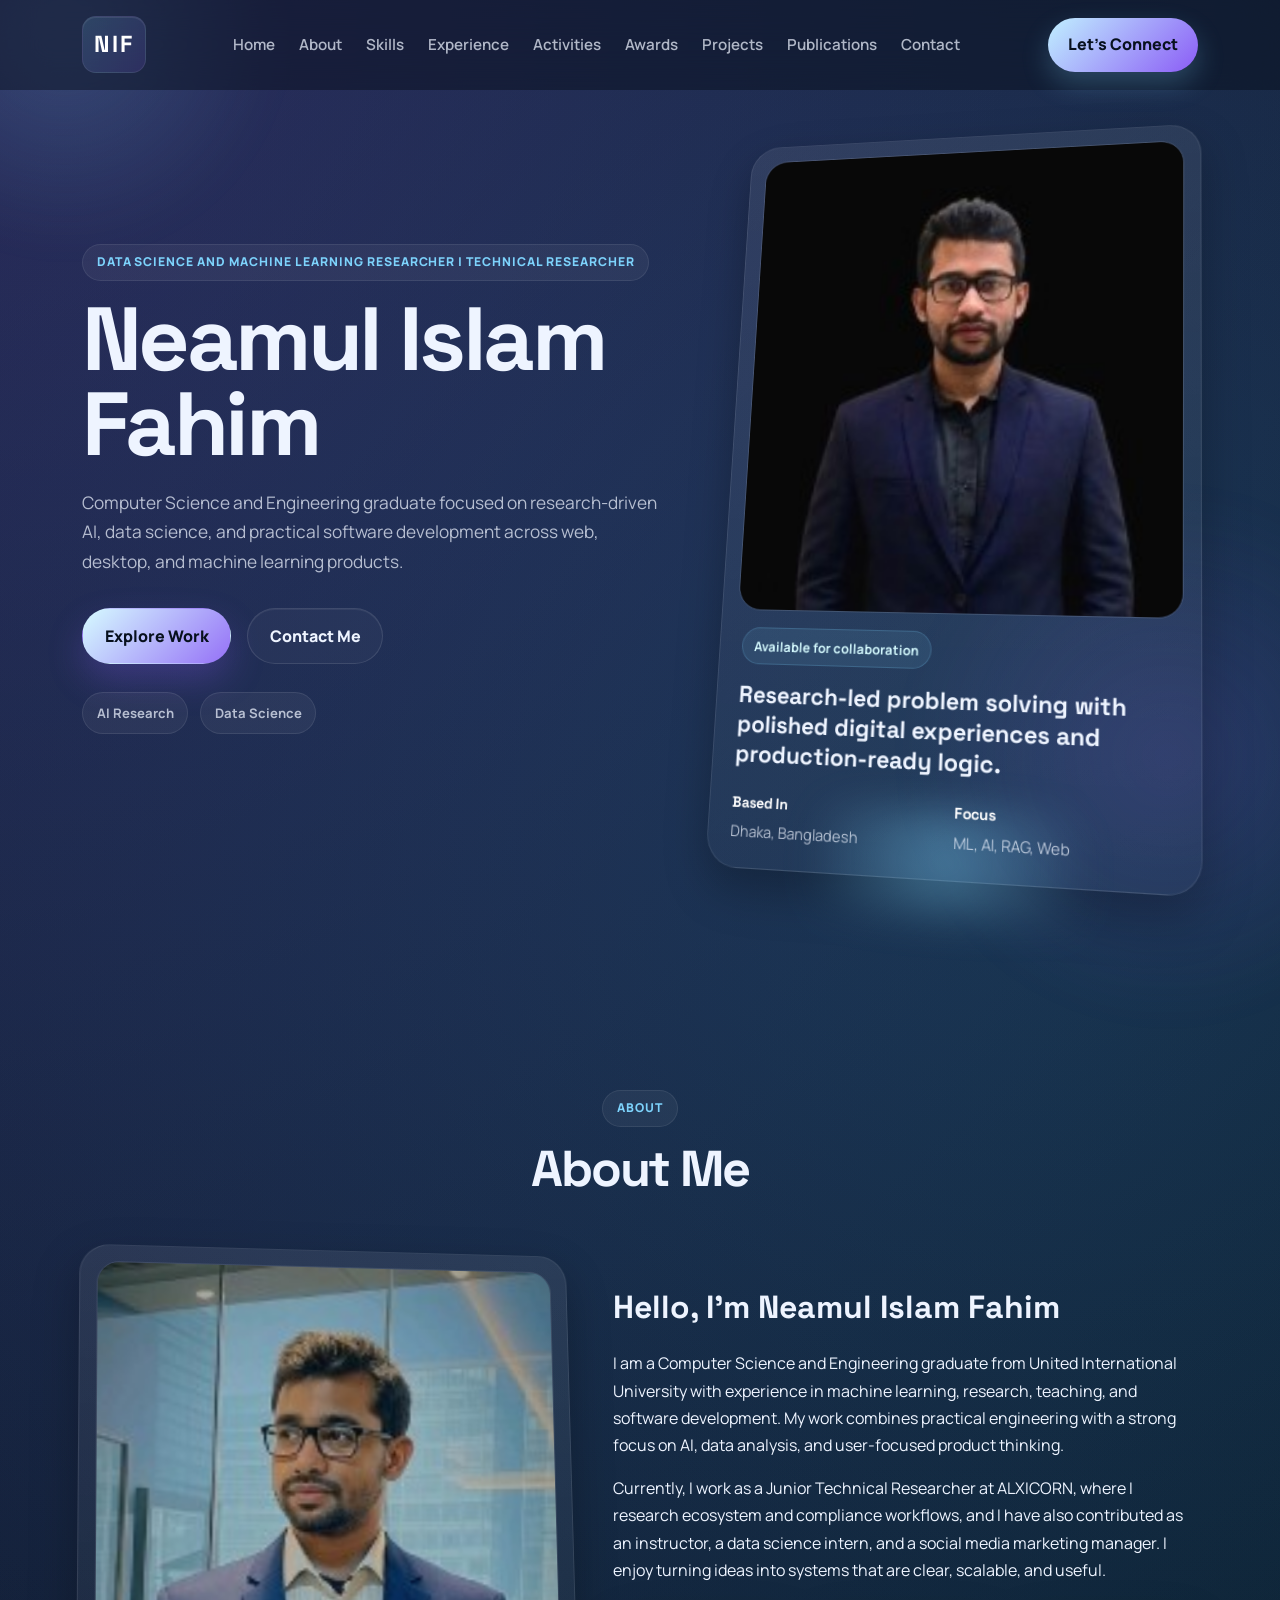
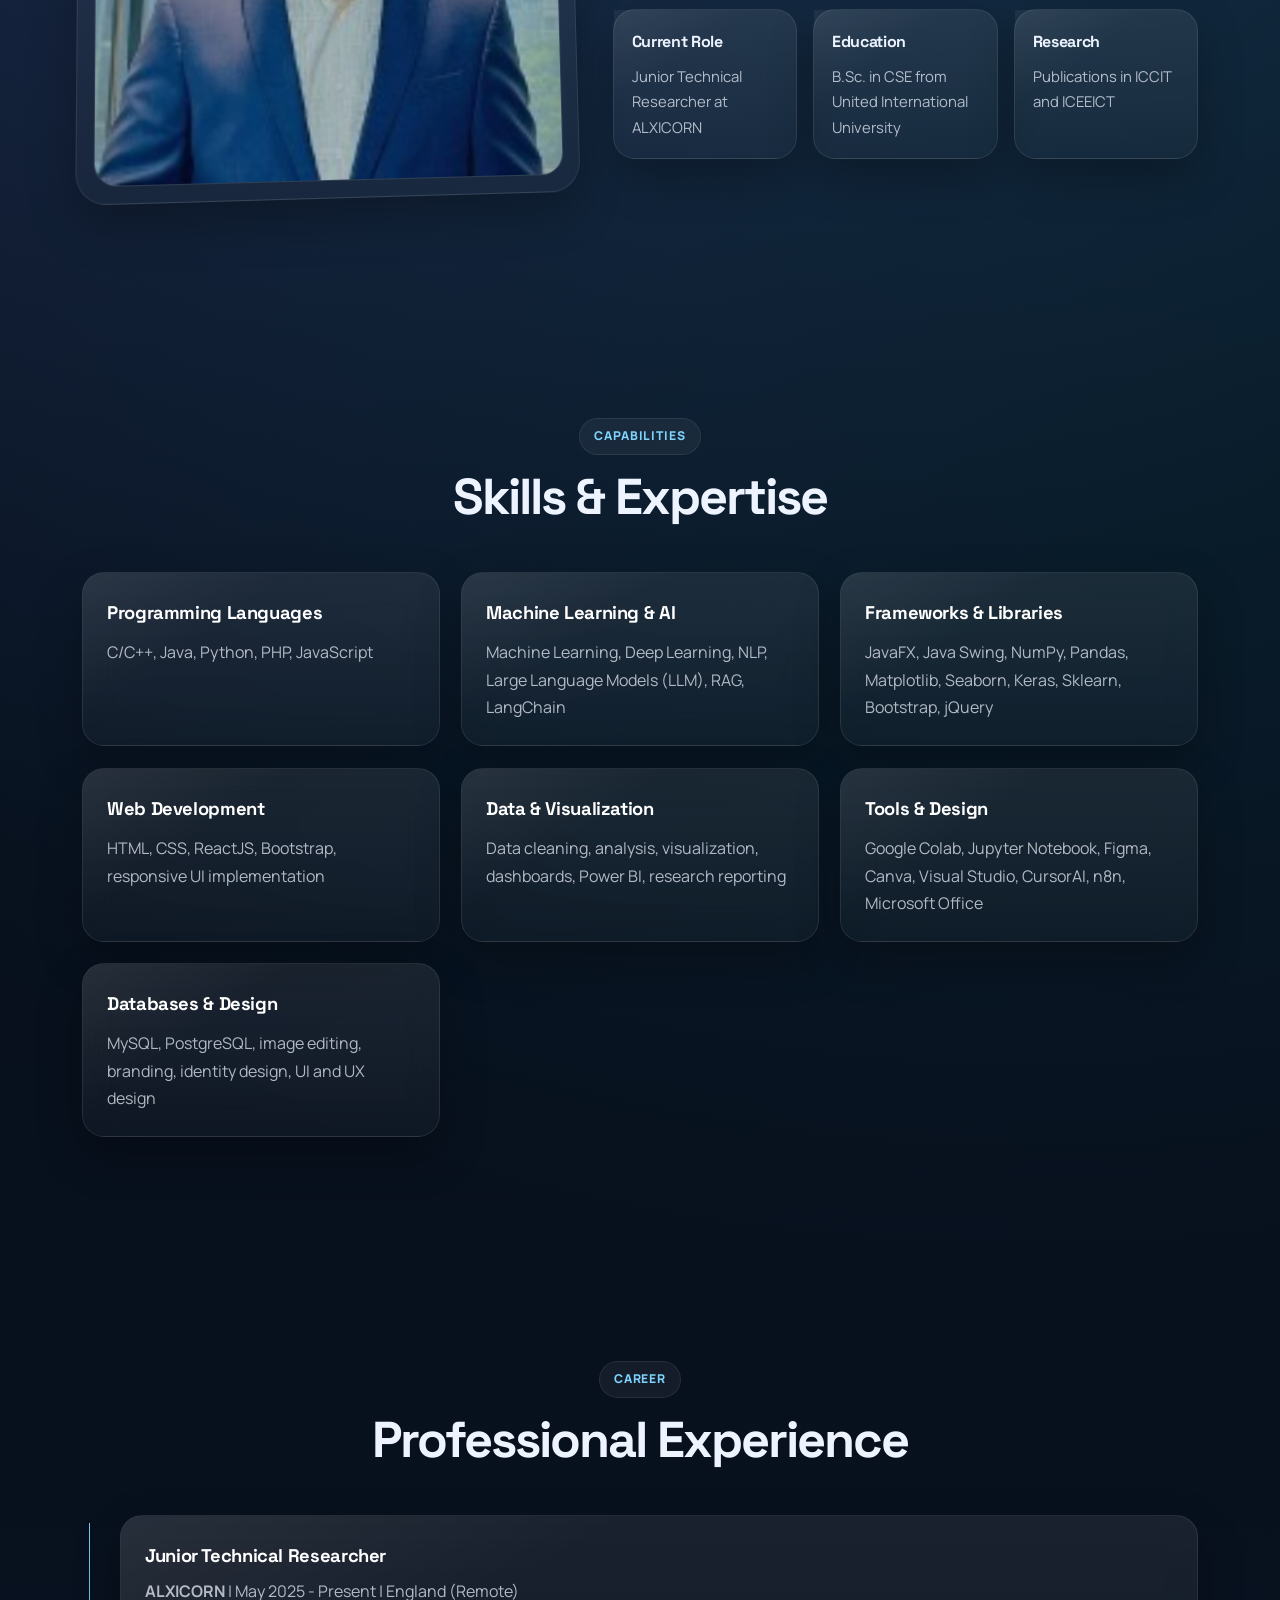
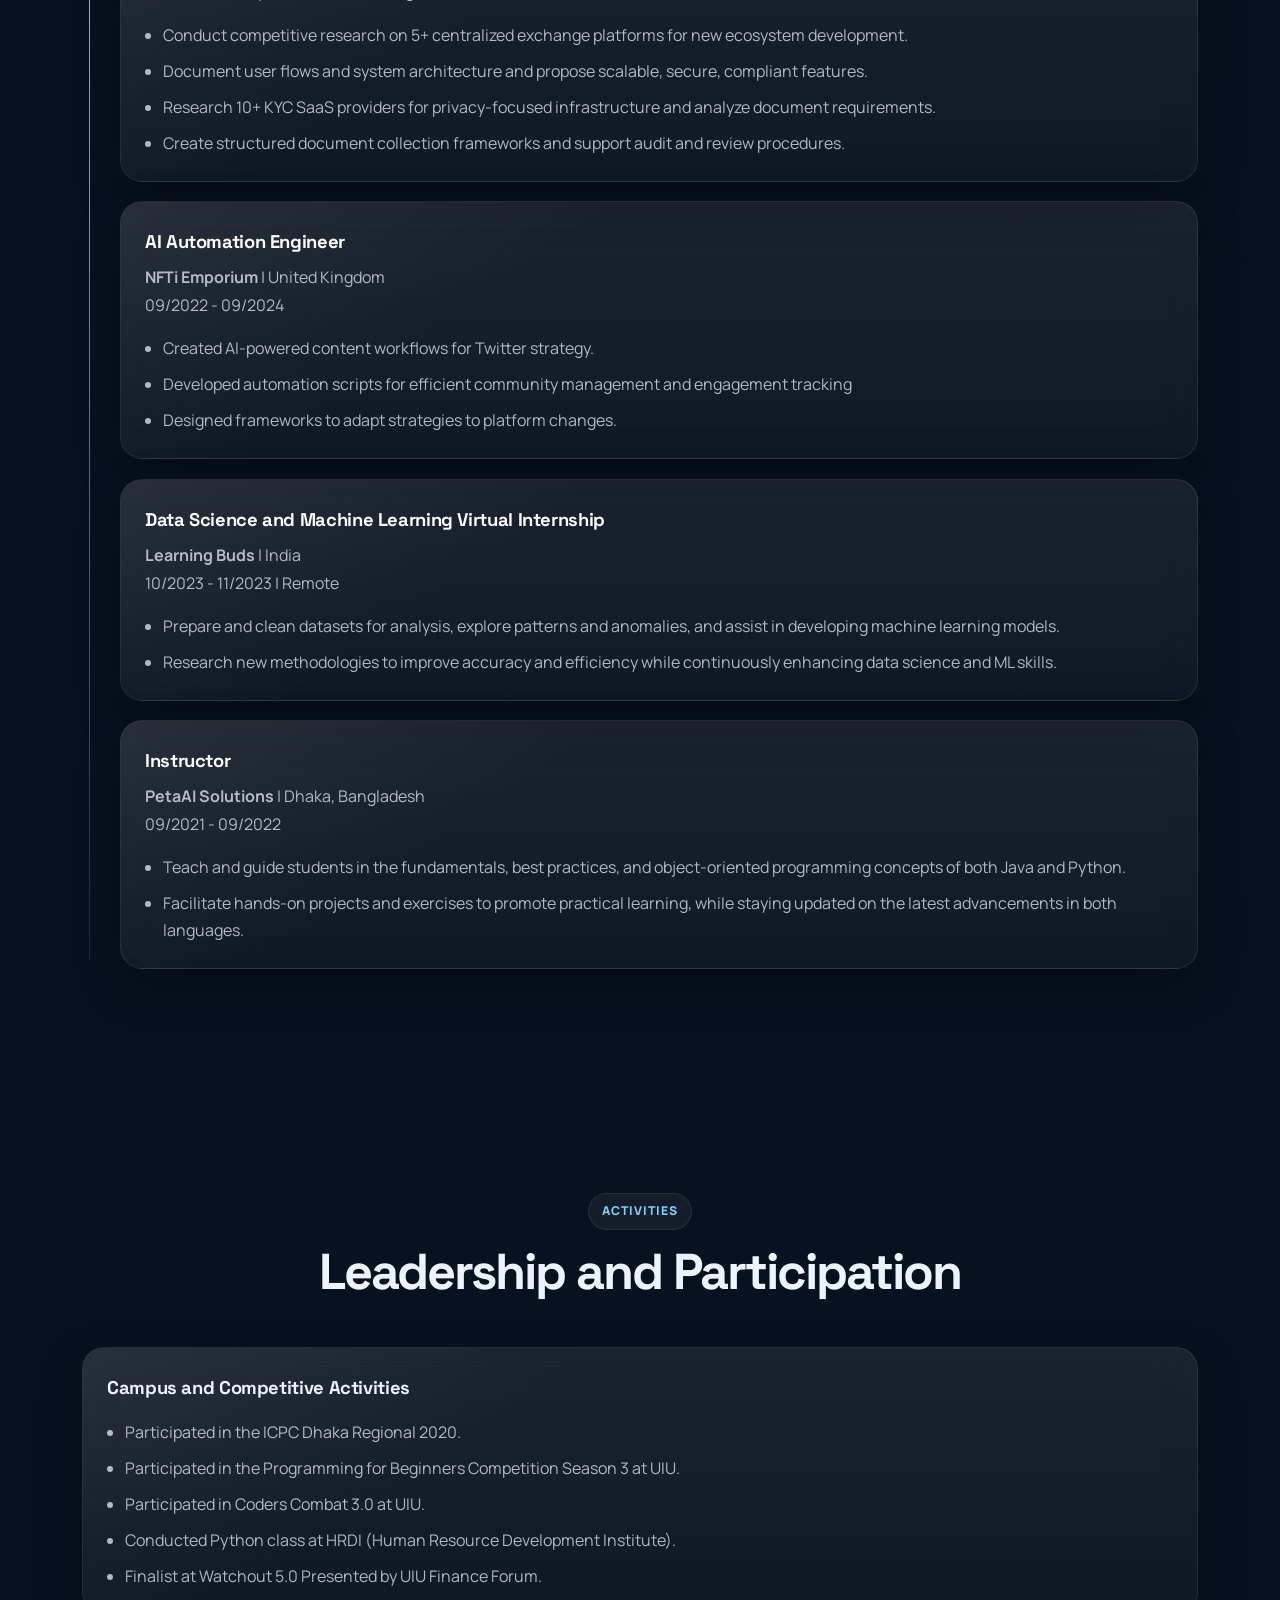
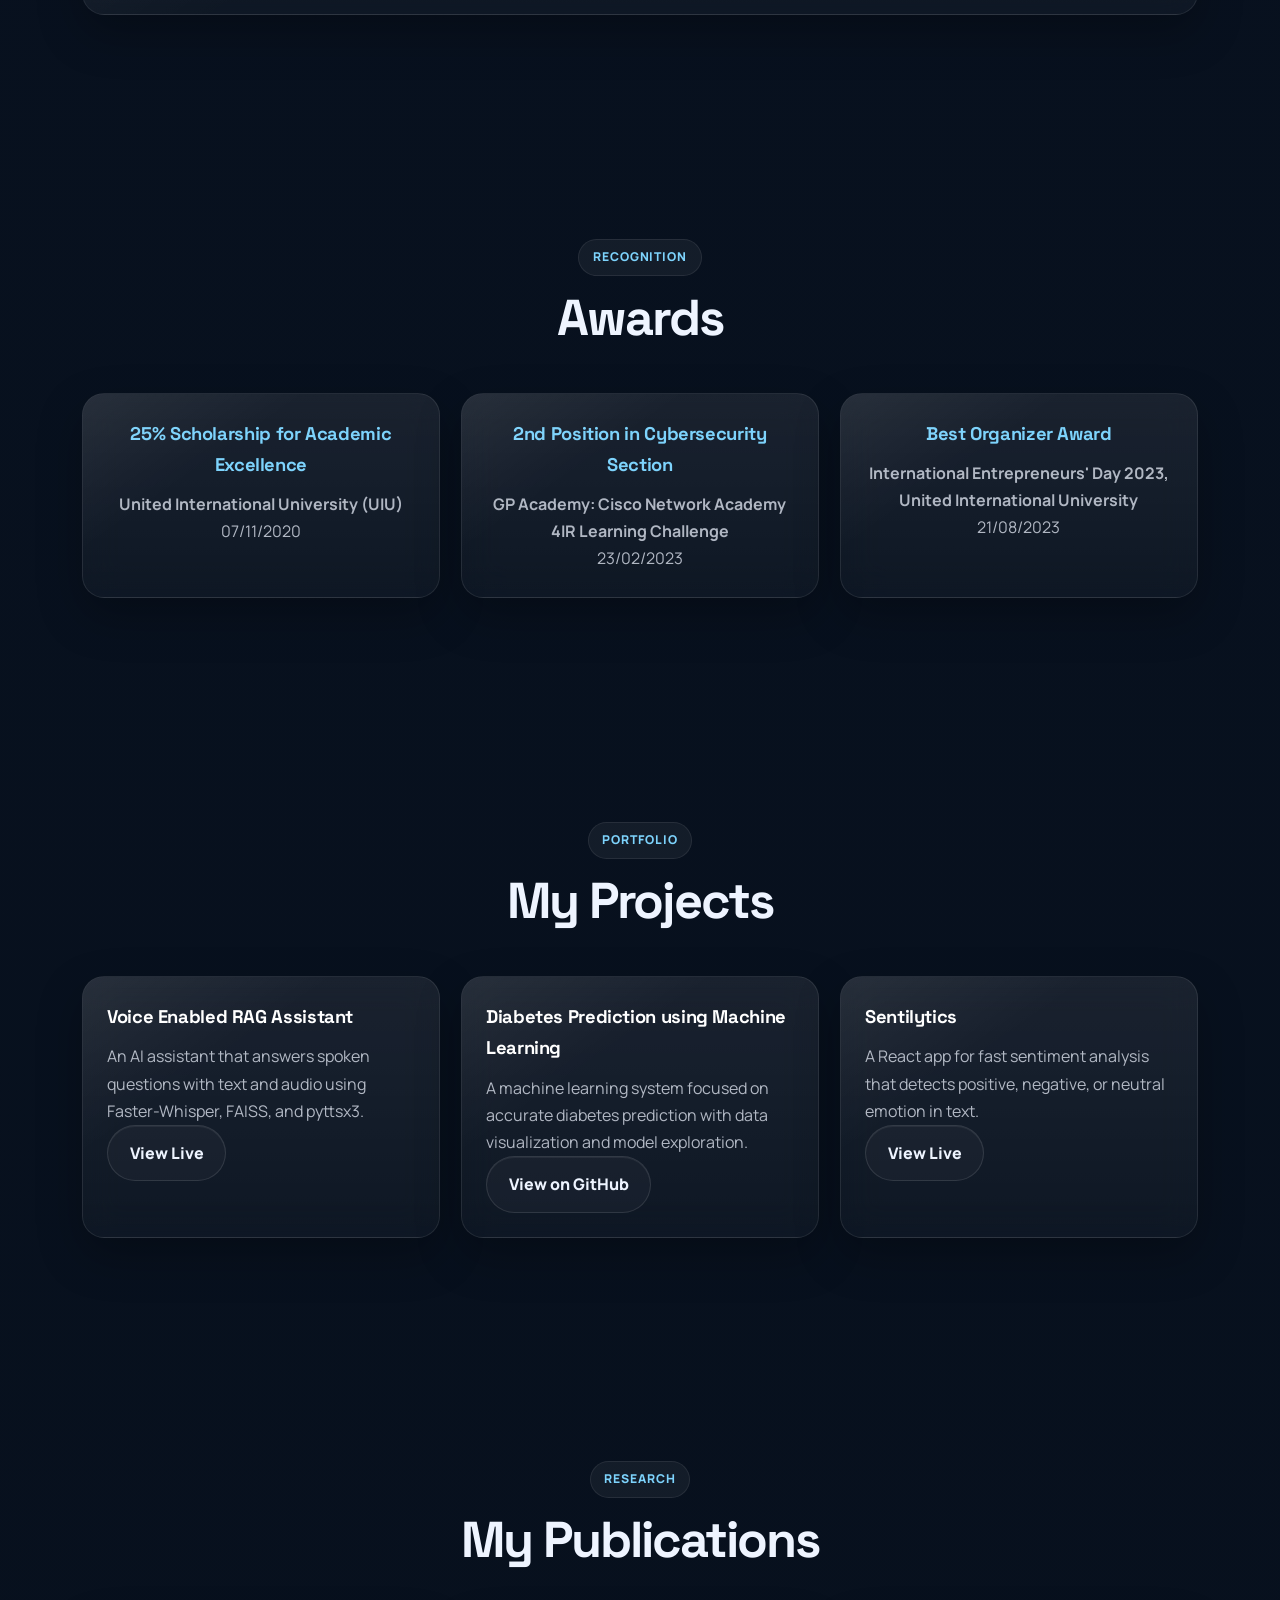
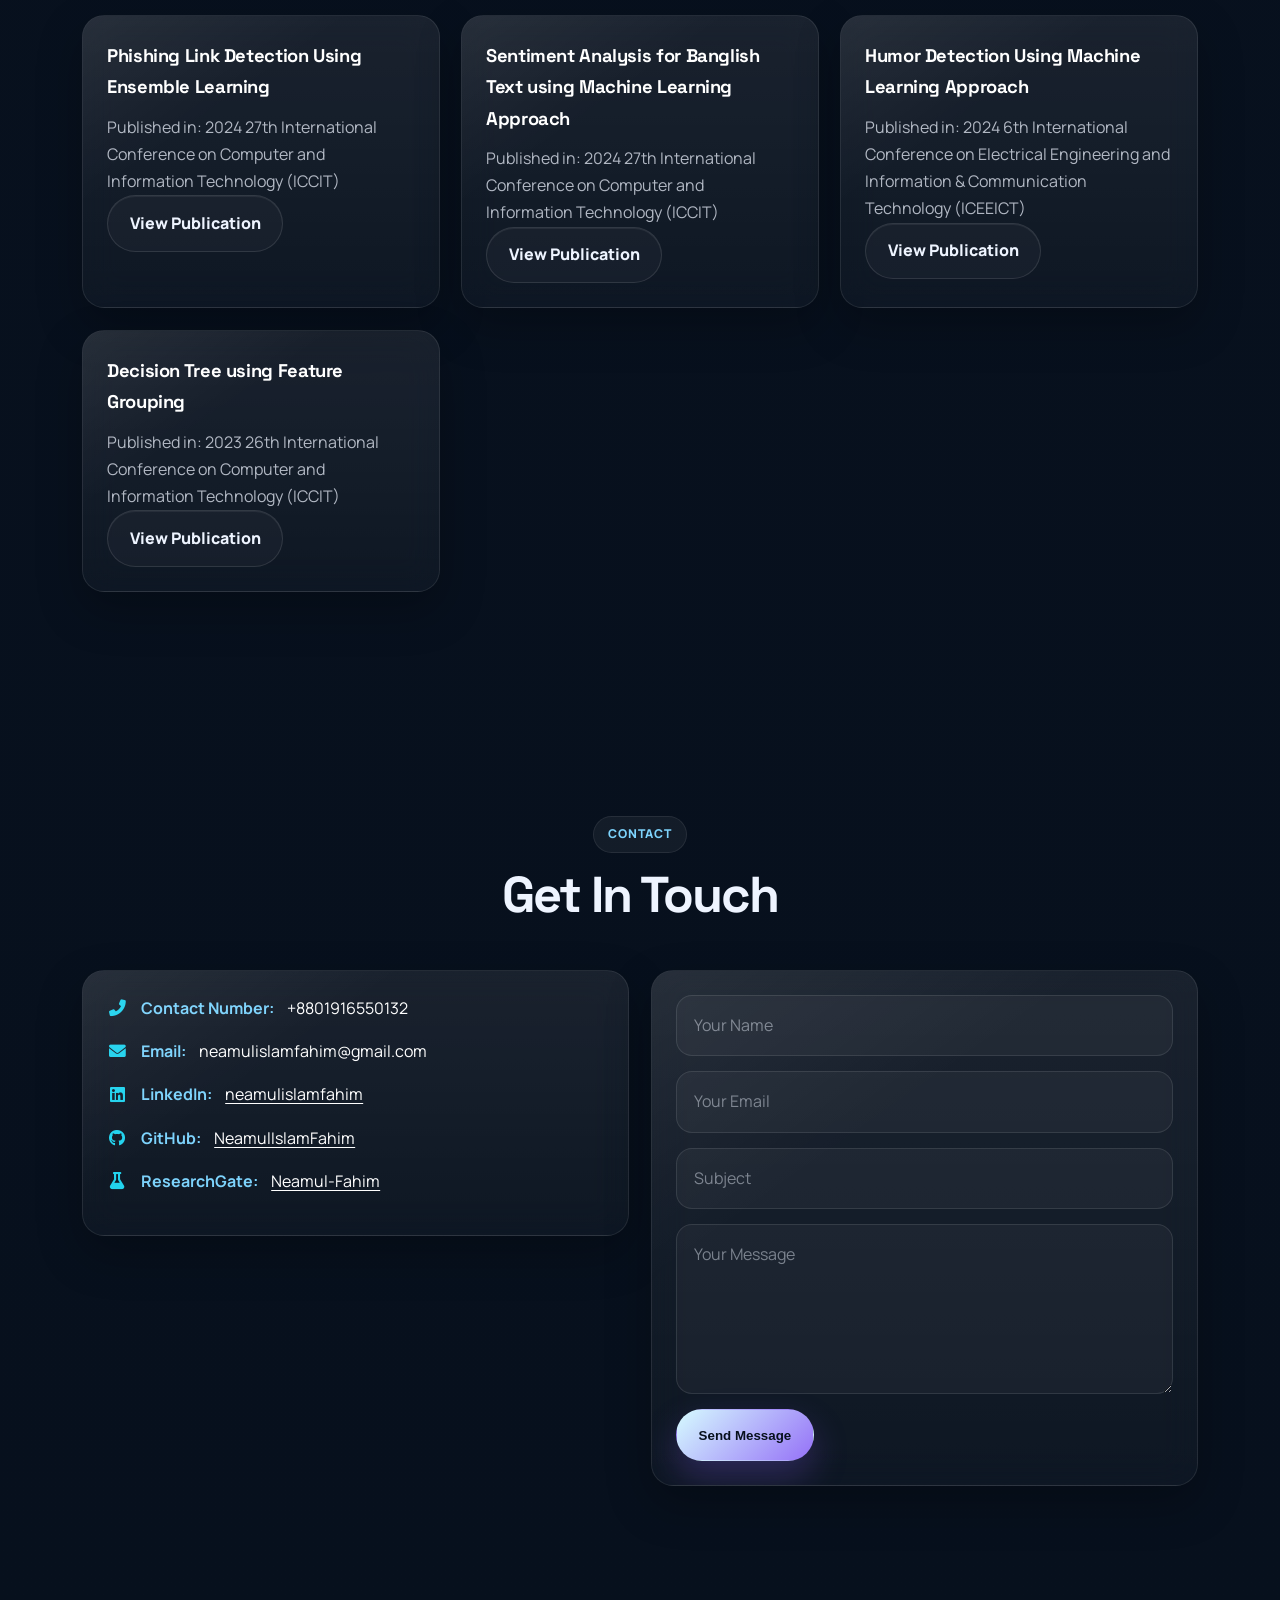
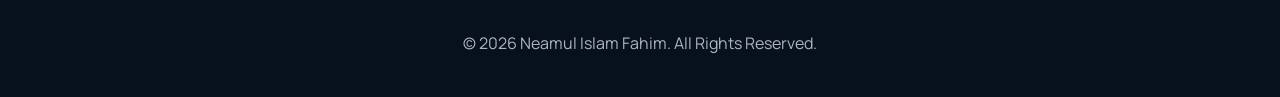
<file: index.html>
<!DOCTYPE html>
<html lang="en">
<head>
    <meta charset="UTF-8">
    <meta name="viewport" content="width=device-width, initial-scale=1.0">
    <meta name="description" content="Official website of Neamul Islam Fahim showcasing portfolio, projects, skills, and research work.">
    <meta name="keywords" content="Neamul Islam Fahim, Portfolio, Machine Learning, Data Science, AI, Web Developer">
    <meta name="author" content="Neamul Islam Fahim">
    <title>Neamul Islam Fahim</title>
    <link rel="icon" type="image/svg+xml" href="data:image/svg+xml,<svg xmlns='http://www.w3.org/2000/svg' viewBox='0 0 100 100'><rect width='100' height='100' fill='%23000'/><text x='50%' y='60%' font-size='40' font-family='Arial' fill='%23fff' text-anchor='middle'>NIF</text></svg>">
    <link rel="stylesheet" href="style.css">
    <link rel="stylesheet" href="https://cdnjs.cloudflare.com/ajax/libs/font-awesome/6.0.0-beta3/css/all.min.css">
</head>
<body>

    <header>
        <div class="container">
            <nav>
                <a href="#home" class="logo">NIF</a>
                <ul class="nav-links">
                    <li><a href="#home">Home</a></li>
                    <li><a href="#about">About</a></li>
                    <li><a href="#skills">Skills</a></li>
                    <li><a href="#experience">Experience</a></li>
                    <li><a href="#activities">Activities</a></li>
                    <li><a href="#awards">Awards</a></li>
                    <li><a href="#projects">Projects</a></li>
                    <li><a href="#publications">Publications</a></li>
                    <li><a href="#contact">Contact</a></li>
                </ul>
                <a href="#contact" class="nav-cta">Let's Connect</a>
                <div class="burger">
                    <div class="line1"></div>
                    <div class="line2"></div>
                    <div class="line3"></div>
                </div>
            </nav>
        </div>
    </header>

    <main>
        <section id="home" class="hero">
            <div class="container">
                <div class="hero-layout">
                    <div class="hero-copy">
                        <span class="eyebrow animated fadeInDown">Data Science and Machine Learning Researcher | Technical Researcher</span>
                        <h1 class="animated fadeInDown">Neamul Islam Fahim</h1>
                        <p class="animated fadeInUp">Computer Science and Engineering graduate focused on research-driven AI, data science, and practical software development across web, desktop, and machine learning products.</p>
                        <div class="hero-actions animated fadeInUp">
                            <a href="#projects" class="btn btn-primary">Explore Work</a>
                            <a href="#contact" class="btn btn-secondary">Contact Me</a>
                        </div>
                        <div class="hero-badges animated fadeInUp">
                            <span>AI Research</span>
                            <span>Data Science</span>
                        </div>
                    </div>
                    <div class="hero-visual animated fadeInRight">
                        <div class="hero-card tilt-card">
                            <div class="hero-card-glow"></div>
                            <img src="1772766853735.jpg" alt="Neamul Islam Fahim" class="hero-photo">
                            <div class="hero-card-content">
                                <span class="status-pill">Available for collaboration</span>
                                <h3>Research-led problem solving with polished digital experiences and production-ready logic.</h3>
                                <div class="hero-card-meta">
                                    <div>
                                        <strong>Based In</strong>
                                        <span>Dhaka, Bangladesh</span>
                                    </div>
                                    <div>
                                        <strong>Focus</strong>
                                        <span>ML, AI, RAG, Web</span>
                                    </div>
                                </div>
                            </div>
                        </div>
                    </div>
                </div>
            </div>
        </section>

        <section id="about">
            <div class="container">
                <div class="section-title animated fadeInUp">
                    <span class="section-kicker">About</span>
                    <h2>About Me</h2>
                </div>
                <div class="grid-container">
                    <div class="animated fadeInLeft">
                        <div class="portrait-panel tilt-card">
                            <img src="1746080669845.jpg" alt="Neamul Islam Fahim" class="profile-picture">
                        </div>
                    </div>
                    <div class="animated fadeInRight about-copy">
                        <h3>Hello, I'm Neamul Islam Fahim</h3>
                        <p>I am a Computer Science and Engineering graduate from United International University with experience in machine learning, research, teaching, and software development. My work combines practical engineering with a strong focus on AI, data analysis, and user-focused product thinking.</p>
                        <p>Currently, I work as a Junior Technical Researcher at ALXICORN, where I research ecosystem and compliance workflows, and I have also contributed as an instructor, a data science intern, and a social media marketing manager. I enjoy turning ideas into systems that are clear, scalable, and useful.</p>
                        <div class="about-highlights">
                            <div class="mini-card">
                                <strong>Current Role</strong>
                                <span>Junior Technical Researcher at ALXICORN</span>
                            </div>
                            <div class="mini-card">
                                <strong>Education</strong>
                                <span>B.Sc. in CSE from United International University</span>
                            </div>
                            <div class="mini-card">
                                <strong>Research</strong>
                                <span>Publications in ICCIT and ICEEICT</span>
                            </div>
                        </div>
                    </div>
                </div>
            </div>
        </section>

        <section id="skills">
            <div class="container">
                <div class="section-title animated fadeInUp">
                    <span class="section-kicker">Capabilities</span>
                    <h2>Skills & Expertise</h2>
                </div>
                <div class="grid-container">
                    <div class="card animated fadeInUp">
                        <h4>Programming Languages</h4>
                        <p>C/C++, Java, Python, PHP, JavaScript</p>
                    </div>
                    <div class="card animated fadeInUp">
                        <h4>Machine Learning & AI</h4>
                        <p>Machine Learning, Deep Learning, NLP, Large Language Models (LLM), RAG, LangChain</p>
                    </div>
                    <div class="card animated fadeInUp">
                        <h4>Frameworks & Libraries</h4>
                        <p>JavaFX, Java Swing, NumPy, Pandas, Matplotlib, Seaborn, Keras, Sklearn, Bootstrap, jQuery</p>
                    </div>
                    <div class="card animated fadeInUp">
                        <h4>Web Development</h4>
                        <p>HTML, CSS, ReactJS, Bootstrap, responsive UI implementation</p>
                    </div>
                    <div class="card animated fadeInUp">
                        <h4>Data & Visualization</h4>
                        <p>Data cleaning, analysis, visualization, dashboards, Power BI, research reporting</p>
                    </div>
                    <div class="card animated fadeInUp">
                        <h4>Tools & Design</h4>
                        <p>Google Colab, Jupyter Notebook, Figma, Canva, Visual Studio, CursorAI, n8n, Microsoft Office</p>
                    </div>
                    <div class="card animated fadeInUp">
                        <h4>Databases & Design</h4>
                        <p>MySQL, PostgreSQL, image editing, branding, identity design, UI and UX design</p>
                    </div>
                </div>
            </div>
        </section>

        <section id="experience">
            <div class="container">
                <div class="section-title animated fadeInUp">
                    <span class="section-kicker">Career</span>
                    <h2>Professional Experience</h2>
                </div>
                <div class="grid-container">
                    <div class="experience-item animated fadeInUp">
                        <h4>Junior Technical Researcher</h4>
                        <p><strong>ALXICORN</strong> | May 2025 - Present | England (Remote)</p>
                        <ul>
                            <li>Conduct competitive research on 5+ centralized exchange platforms for new ecosystem development.</li>
                            <li>Document user flows and system architecture and propose scalable, secure, compliant features.</li>
                            <li>Research 10+ KYC SaaS providers for privacy-focused infrastructure and analyze document requirements.</li>
                            <li>Create structured document collection frameworks and support audit and review procedures.</li>
                        </ul>
                    </div>
                    <div class="experience-item animated fadeInUp">
                        <h4>AI Automation Engineer</h4>
                        <p><strong>NFTi Emporium</strong> | United Kingdom</p>
                        <p>09/2022 - 09/2024</p>
                        <ul>
                            <li>Created AI-powered content workflows for Twitter strategy.</li>
                            <li>Developed automation scripts for efficient community management and engagement tracking</li>
                            <li>Designed frameworks to adapt strategies to platform changes.</li>
                        </ul>
                    </div>
                    <div class="experience-item animated fadeInUp">
                        <h4>Data Science and Machine Learning Virtual Internship</h4>
                        <p><strong>Learning Buds</strong> | India</p>
                        <p>10/2023 - 11/2023 | Remote</p>
                        <ul>
                            <li>Prepare and clean datasets for analysis, explore patterns and anomalies, and assist in developing machine learning models.</li>
                            <li>Research new methodologies to improve accuracy and efficiency while continuously enhancing data science and ML skills.</li>
                        </ul>
                    </div>
                    <div class="experience-item animated fadeInUp">
                        <h4>Instructor</h4>
                        <p><strong>PetaAI Solutions</strong> | Dhaka, Bangladesh</p>
                        <p>09/2021 - 09/2022</p>
                        <ul>
                            <li>Teach and guide students in the fundamentals, best practices, and object-oriented programming concepts of both Java and Python.</li>
                            <li>Facilitate hands-on projects and exercises to promote practical learning, while staying updated on the latest advancements in both languages.</li>
                        </ul>
                    </div>
                </div>
            </div>
        </section>

        <section id="activities">
            <div class="container">
                <div class="section-title animated fadeInUp">
                    <span class="section-kicker">Activities</span>
                    <h2>Leadership and Participation</h2>
                </div>
                <div class="grid-container">
                    <div class="card animated fadeInUp">
                        <h4>Campus and Competitive Activities</h4>
                        <ul>
                            <li>Participated in the ICPC Dhaka Regional 2020.</li>
                            <li>Participated in the Programming for Beginners Competition Season 3 at UIU.</li>
                            <li>Participated in Coders Combat 3.0 at UIU.</li>
                            <li>Conducted Python class at HRDI (Human Resource Development Institute).</li>
                            <li>Finalist at Watchout 5.0 Presented by UIU Finance Forum.</li>
                        </ul>
                    </div>
                </div>
            </div>
        </section>

        <section id="awards">
            <div class="container">
                <div class="section-title animated fadeInUp">
                    <span class="section-kicker">Recognition</span>
                    <h2>Awards</h2>
                </div>
                <div class="grid-container">
                    <div class="card animated fadeInUp">
                        <h4>25% Scholarship for Academic Excellence</h4>
                        <p><strong>United International University (UIU)</strong></p>
                        <p>07/11/2020</p>
                    </div>
                    <div class="card animated fadeInUp">
                        <h4>2nd Position in Cybersecurity Section</h4>
                        <p><strong>GP Academy: Cisco Network Academy 4IR Learning Challenge</strong></p>
                        <p>23/02/2023</p>
                    </div>
                    <div class="card animated fadeInUp">
                        <h4>Best Organizer Award</h4>
                        <p><strong>International Entrepreneurs' Day 2023, United International University</strong></p>
                        <p>21/08/2023</p>
                    </div>
                </div>
            </div>
        </section>

        <section id="projects">
            <div class="container">
                <div class="section-title animated fadeInUp">
                    <span class="section-kicker">Portfolio</span>
                    <h2>My Projects</h2>
                </div>
                <div class="grid-container" id="projects-container">
                    <div class="card animated fadeInUp">
                        <h4>Voice Enabled RAG Assistant</h4>
                        <p>An AI assistant that answers spoken questions with text and audio using Faster-Whisper, FAISS, and pyttsx3.</p>
                        <a href="https://neamulislamfahim-voice-enabled-rag-assistant-app-ngotcm.streamlit.app/" class="btn btn-secondary" target="_blank" rel="noreferrer">View Live</a>
                    </div>
                    <div class="card animated fadeInUp">
                        <h4>Diabetes Prediction using Machine Learning</h4>
                        <p>A machine learning system focused on accurate diabetes prediction with data visualization and model exploration.</p>
                        <a href="https://github.com/NeamulIslamFahim/Diabetes-Prediction-Machine-Learning" class="btn btn-secondary" target="_blank" rel="noreferrer">View on GitHub</a>
                    </div>
                    <div class="card animated fadeInUp">
                        <h4>Sentilytics</h4>
                        <p>A React app for fast sentiment analysis that detects positive, negative, or neutral emotion in text.</p>
                        <a href="https://neamulislamfahim.github.io/Sentilytics/" class="btn btn-secondary" target="_blank" rel="noreferrer">View Live</a>
                    </div>
                </div>
            </div>
        </section>

        <section id="publications">
            <div class="container">
                <div class="section-title animated fadeInUp">
                    <span class="section-kicker">Research</span>
                    <h2>My Publications</h2>
                </div>
                <div class="grid-container" id="publications-container">
                    <div class="card animated fadeInUp">
                        <h4>Phishing Link Detection Using Ensemble Learning</h4>
                        <p>Published in: 2024 27th International Conference on Computer and Information Technology (ICCIT)</p>
                        <a href="#" class="btn btn-secondary">View Publication</a>
                    </div>
                    <div class="card animated fadeInUp">
                        <h4>Sentiment Analysis for Banglish Text using Machine Learning Approach</h4>
                        <p>Published in: 2024 27th International Conference on Computer and Information Technology (ICCIT)</p>
                        <a href="#" class="btn btn-secondary">View Publication</a>
                    </div>
                    <div class="card animated fadeInUp">
                        <h4>Humor Detection Using Machine Learning Approach</h4>
                        <p>Published in: 2024 6th International Conference on Electrical Engineering and Information & Communication Technology (ICEEICT)</p>
                        <a href="#" class="btn btn-secondary">View Publication</a>
                    </div>
                    <div class="card animated fadeInUp">
                        <h4>Decision Tree using Feature Grouping</h4>
                        <p>Published in: 2023 26th International Conference on Computer and Information Technology (ICCIT)</p>
                        <a href="https://doi.org/10.1109/ICCIT60459.2023.10441110" class="btn btn-secondary" target="_blank" rel="noreferrer">View Publication</a>
                    </div>
                </div>
            </div>
        </section>

        <section id="contact">
            <div class="container">
                <div class="section-title animated fadeInUp">
                    <span class="section-kicker">Contact</span>
                    <h2>Get In Touch</h2>
                </div>
                <div class="grid-container contact-grid">
                    <div class="contact-info animated fadeInUp">
                        <p><i class="fas fa-phone-alt"></i> <strong>Contact Number:</strong> +8801916550132</p>
                        <p><i class="fas fa-envelope"></i> <strong>Email:</strong> neamulislamfahim@gmail.com</p>
                        <p><i class="fab fa-linkedin"></i> <strong>LinkedIn:</strong> <a href="https://www.linkedin.com/in/neamulislamfahim/" target="_blank" rel="noreferrer">neamulislamfahim</a></p>
                        <p><i class="fab fa-github"></i> <strong>GitHub:</strong> <a href="https://github.com/NeamulIslamFahim" target="_blank" rel="noreferrer">NeamulIslamFahim</a></p>
                        <p><i class="fas fa-flask"></i> <strong>ResearchGate:</strong> <a href="https://www.researchgate.net/profile/Neamul-Fahim" target="_blank" rel="noreferrer">Neamul-Fahim</a></p>
                    </div>
                    <div class="contact-form animated fadeInUp">
                        <form action="mailto:neamulislamfahim@gmail.com" method="post" enctype="text/plain">
                            <input type="text" name="name" placeholder="Your Name">
                            <input type="email" name="email" placeholder="Your Email">
                            <input type="text" name="subject" placeholder="Subject">
                            <textarea name="message" placeholder="Your Message" rows="5"></textarea>
                            <button type="submit" class="btn btn-primary">Send Message</button>
                        </form>
                    </div>
                </div>
            </div>
        </section>
    </main>

    <footer>
        <div class="container">
            <p>&copy; 2026 Neamul Islam Fahim. All Rights Reserved.</p>
        </div>
    </footer>

    <script src="script.js"></script>
</body>
</html>
</file>
<file: style.css>
@import url('https://fonts.googleapis.com/css2?family=Manrope:wght@400;500;600;700;800&family=Space+Grotesk:wght@500;700&display=swap');

:root {
    --bg: #08111f;
    --bg-2: #0b1730;
    --surface: rgba(13, 24, 46, 0.76);
    --surface-2: rgba(18, 34, 64, 0.9);
    --surface-3: rgba(255, 255, 255, 0.04);
    --text: #eef4ff;
    --muted: rgba(238, 244, 255, 0.72);
    --line: rgba(168, 189, 255, 0.16);
    --accent: #7dd3fc;
    --accent-2: #8b5cf6;
    --accent-3: #22d3ee;
    --shadow: 0 30px 80px rgba(0, 0, 0, 0.42);
    --shadow-soft: 0 18px 45px rgba(0, 0, 0, 0.26);
    --radius-xl: 28px;
    --radius-lg: 22px;
    --radius-md: 16px;
}

* {
    margin: 0;
    padding: 0;
    box-sizing: border-box;
}

html {
    scroll-behavior: smooth;
}

body {
    font-family: 'Manrope', sans-serif;
    background:
        radial-gradient(circle at top left, rgba(139, 92, 246, 0.25), transparent 30%),
        radial-gradient(circle at 80% 10%, rgba(34, 211, 238, 0.18), transparent 28%),
        linear-gradient(180deg, #060d18 0%, var(--bg) 44%, #07101d 100%);
    color: var(--text);
    line-height: 1.7;
    overflow-x: hidden;
    word-wrap: break-word;
    position: relative;
}

body::before,
body::after {
    content: '';
    position: fixed;
    inset: auto;
    pointer-events: none;
    z-index: -1;
}

body::before {
    top: -12rem;
    left: -10rem;
    width: 28rem;
    height: 28rem;
    border-radius: 50%;
    background: radial-gradient(circle, rgba(125, 211, 252, 0.18), transparent 68%);
    filter: blur(20px);
}

body::after {
    right: -10rem;
    bottom: -8rem;
    width: 34rem;
    height: 34rem;
    border-radius: 50%;
    background: radial-gradient(circle, rgba(139, 92, 246, 0.16), transparent 68%);
    filter: blur(20px);
}

a {
    color: var(--accent);
    text-decoration: none;
    transition: color 0.25s ease, opacity 0.25s ease, transform 0.25s ease;
}

a:hover {
    color: #ffffff;
}

img {
    max-width: 100%;
    display: block;
}

.container {
    max-width: 1180px;
    margin: 0 auto;
    padding: 0 2rem;
}

header {
    position: fixed;
    inset: 0 0 auto;
    z-index: 1000;
    padding: 1rem 0;
    background: rgba(7, 14, 26, 0.46);
    backdrop-filter: blur(22px);
    border-bottom: 1px solid transparent;
    transition: background 0.25s ease, border-color 0.25s ease, box-shadow 0.25s ease;
}

header.scrolled {
    background: rgba(7, 14, 26, 0.86);
    border-bottom-color: rgba(255, 255, 255, 0.06);
    box-shadow: 0 12px 36px rgba(0, 0, 0, 0.22);
}

nav {
    display: flex;
    align-items: center;
    justify-content: space-between;
    gap: 1rem;
    position: relative;
}

.logo {
    font-family: 'Space Grotesk', sans-serif;
    font-size: 1.45rem;
    font-weight: 700;
    letter-spacing: 0.08em;
    color: #fff;
    padding: 0.5rem 0.7rem;
    border-radius: 14px;
    background: linear-gradient(135deg, rgba(125, 211, 252, 0.16), rgba(139, 92, 246, 0.16));
    border: 1px solid rgba(255, 255, 255, 0.08);
    box-shadow: inset 0 1px 0 rgba(255, 255, 255, 0.08);
}

.nav-links {
    list-style: none;
    display: flex;
    align-items: center;
    gap: 1.5rem;
}

.nav-links a {
    color: var(--muted);
    font-weight: 600;
    font-size: 0.95rem;
    position: relative;
    padding: 0.4rem 0;
}

.nav-links a::after {
    content: '';
    position: absolute;
    left: 0;
    bottom: -0.1rem;
    width: 100%;
    height: 2px;
    transform: scaleX(0);
    transform-origin: left;
    border-radius: 999px;
    background: linear-gradient(90deg, var(--accent), var(--accent-2));
    transition: transform 0.25s ease;
}

.nav-links a:hover {
    color: #fff;
}

.nav-links a:hover::after {
    transform: scaleX(1);
}

.nav-cta {
    display: inline-flex;
    align-items: center;
    justify-content: center;
    padding: 0.85rem 1.25rem;
    border-radius: 999px;
    color: #08111f;
    font-weight: 800;
    background: linear-gradient(135deg, #c0f0ff, #8b5cf6);
    box-shadow: 0 12px 28px rgba(125, 211, 252, 0.24);
    white-space: nowrap;
}

.nav-cta:hover {
    transform: translateY(-1px);
    color: #08111f;
}

.burger {
    display: none;
    cursor: pointer;
    padding: 0.4rem;
    border-radius: 12px;
    border: 1px solid rgba(255, 255, 255, 0.08);
    background: rgba(255, 255, 255, 0.03);
}

.burger div {
    width: 24px;
    height: 2px;
    margin: 5px;
    border-radius: 999px;
    background: #fff;
    transition: transform 0.25s ease, opacity 0.25s ease;
}

main {
    position: relative;
}

section {
    padding: 7rem 0;
}

.hero {
    min-height: 100vh;
    display: flex;
    align-items: center;
    padding-top: 7rem;
}

.hero-layout {
    display: grid;
    grid-template-columns: 1.1fr 0.9fr;
    gap: 3rem;
    align-items: center;
}

.hero-copy {
    position: relative;
    z-index: 1;
}

.eyebrow,
.section-kicker {
    display: inline-flex;
    align-items: center;
    gap: 0.5rem;
    padding: 0.45rem 0.85rem;
    border-radius: 999px;
    background: rgba(255, 255, 255, 0.05);
    border: 1px solid rgba(255, 255, 255, 0.08);
    color: var(--accent);
    letter-spacing: 0.08em;
    text-transform: uppercase;
    font-size: 0.76rem;
    font-weight: 800;
}

.hero h1 {
    margin-top: 1rem;
    font-family: 'Space Grotesk', sans-serif;
    font-size: clamp(3rem, 7vw, 5.6rem);
    line-height: 0.95;
    letter-spacing: -0.04em;
}

.hero p {
    max-width: 36rem;
    margin-top: 1.3rem;
    font-size: 1.08rem;
    color: var(--muted);
}

.hero-actions {
    display: flex;
    flex-wrap: wrap;
    gap: 1rem;
    margin-top: 2rem;
}

.btn {
    display: inline-flex;
    align-items: center;
    justify-content: center;
    min-height: 3.25rem;
    padding: 0.85rem 1.35rem;
    border-radius: 999px;
    border: 1px solid transparent;
    font-weight: 800;
    transition: transform 0.25s ease, box-shadow 0.25s ease, background 0.25s ease, color 0.25s ease, border-color 0.25s ease;
}

.btn:hover {
    transform: translateY(-2px);
}

.btn-primary {
    color: #07101d;
    background: linear-gradient(135deg, #d6fbff, #8b5cf6 115%);
    box-shadow: 0 16px 35px rgba(139, 92, 246, 0.26);
}

.btn-secondary {
    color: var(--text);
    background: rgba(255, 255, 255, 0.03);
    border-color: rgba(255, 255, 255, 0.11);
    box-shadow: inset 0 1px 0 rgba(255, 255, 255, 0.06);
}

.btn-secondary:hover {
    border-color: rgba(125, 211, 252, 0.48);
    color: #fff;
    background: rgba(125, 211, 252, 0.08);
}

.hero-badges {
    display: flex;
    flex-wrap: wrap;
    gap: 0.75rem;
    margin-top: 1.75rem;
}

.hero-badges span,
.floating-label,
.status-pill {
    display: inline-flex;
    align-items: center;
    border-radius: 999px;
    border: 1px solid rgba(255, 255, 255, 0.09);
    background: rgba(255, 255, 255, 0.05);
    color: var(--muted);
    font-size: 0.82rem;
    font-weight: 700;
}

.hero-badges span {
    padding: 0.55rem 0.85rem;
}

.hero-visual {
    position: relative;
    perspective: 1200px;
    min-height: 36rem;
    display: flex;
    align-items: center;
    justify-content: center;
}

.hero-card,
.portrait-panel,
.card,
.experience-item,
.contact-info,
.contact-form,
#awards .card,
.mini-card {
    background: linear-gradient(180deg, rgba(255, 255, 255, 0.08), rgba(255, 255, 255, 0.03));
    border: 1px solid rgba(255, 255, 255, 0.09);
    box-shadow: var(--shadow-soft);
    backdrop-filter: blur(18px);
}

.hero-card {
    position: relative;
    width: min(100%, 30rem);
    border-radius: 32px;
    padding: 1rem;
    transform-style: preserve-3d;
    transform: rotateY(-11deg) rotateX(10deg);
    transition: transform 0.3s ease, box-shadow 0.3s ease;
}

.hero-card:hover,
.tilt-card:hover {
    transform: translateY(-6px) rotateX(0deg) rotateY(0deg);
    box-shadow: var(--shadow);
}

.hero-card-glow {
    position: absolute;
    inset: auto 10% -2rem;
    height: 6rem;
    background: radial-gradient(circle, rgba(125, 211, 252, 0.4), transparent 70%);
    filter: blur(18px);
    z-index: -1;
}

.hero-photo {
    width: 100%;
    aspect-ratio: 0.92;
    object-fit: cover;
    border-radius: 24px;
    border: 1px solid rgba(255, 255, 255, 0.12);
    transform: translateZ(26px);
}

.hero-card-content {
    padding: 1.1rem 0.45rem 0.35rem;
    transform: translateZ(18px);
}

.status-pill {
    padding: 0.4rem 0.75rem;
    color: #d6fbff;
    background: rgba(125, 211, 252, 0.1);
    border-color: rgba(125, 211, 252, 0.2);
}

.hero-card h3 {
    margin-top: 1rem;
    font-family: 'Space Grotesk', sans-serif;
    font-size: 1.45rem;
    line-height: 1.25;
}

.hero-card-meta {
    display: grid;
    grid-template-columns: repeat(2, minmax(0, 1fr));
    gap: 1rem;
    margin-top: 1.2rem;
}

.hero-card-meta strong,
.mini-card strong,
.experience-item h4,
.card h4,
#awards .card h4 {
    display: block;
    font-family: 'Space Grotesk', sans-serif;
    letter-spacing: -0.02em;
}

.hero-card-meta strong {
    color: #fff;
    font-size: 0.9rem;
}

.hero-card-meta span {
    display: block;
    margin-top: 0.2rem;
    color: var(--muted);
    font-size: 0.92rem;
}

.section-title {
    text-align: center;
    margin-bottom: 3rem;
}

.section-title h2 {
    margin-top: 1rem;
    font-family: 'Space Grotesk', sans-serif;
    font-size: clamp(2rem, 4vw, 3.15rem);
    line-height: 1.05;
    letter-spacing: -0.04em;
}

.grid-container {
    display: grid;
    grid-template-columns: repeat(auto-fit, minmax(280px, 1fr));
    gap: 1.35rem;
}

#about .grid-container {
    grid-template-columns: 0.92fr 1.08fr;
    align-items: center;
    gap: 2rem;
}

.portrait-panel {
    border-radius: 30px;
    padding: 1rem;
    transform: perspective(1200px) rotateY(7deg) rotateX(5deg);
    transition: transform 0.3s ease, box-shadow 0.3s ease;
}

.profile-picture {
    width: 100%;
    border-radius: 22px;
    aspect-ratio: 0.9;
    object-fit: cover;
    border: 1px solid rgba(255, 255, 255, 0.1);
}

.about-copy h3 {
    font-family: 'Space Grotesk', sans-serif;
    font-size: clamp(1.5rem, 2.5vw, 2.25rem);
    margin-bottom: 1rem;
}

.about-copy p + p {
    margin-top: 1rem;
}

.about-highlights {
    display: grid;
    grid-template-columns: repeat(3, minmax(0, 1fr));
    gap: 1rem;
    margin-top: 1.6rem;
}

.mini-card,
.card,
.experience-item,
.contact-info,
.contact-form,
#awards .card {
    border-radius: var(--radius-lg);
}

.mini-card {
    padding: 1.1rem;
}

.mini-card span {
    display: block;
    margin-top: 0.55rem;
    color: var(--muted);
    font-size: 0.93rem;
}

.card,
.experience-item,
.contact-info,
.contact-form,
#awards .card {
    padding: 1.5rem;
    position: relative;
    overflow: hidden;
    transition: transform 0.28s ease, box-shadow 0.28s ease, border-color 0.28s ease;
}

.card::before,
.experience-item::before,
.contact-info::before,
.contact-form::before,
.mini-card::before,
#awards .card::before {
    content: '';
    position: absolute;
    inset: 0;
    background: linear-gradient(145deg, rgba(255, 255, 255, 0.06), transparent 35%);
    pointer-events: none;
}

.card:hover,
.experience-item:hover,
.contact-info:hover,
.contact-form:hover,
#awards .card:hover {
    transform: translateY(-8px);
    border-color: rgba(125, 211, 252, 0.26);
    box-shadow: var(--shadow);
}

.card h4 {
    font-size: 1.15rem;
    margin-bottom: 0.7rem;
}

.card p,
.experience-item p,
.contact-info p {
    color: var(--muted);
}

.card ul {
    margin-top: 1rem;
    padding-left: 1.15rem;
    color: var(--muted);
}

.card li + li {
    margin-top: 0.55rem;
}

#skills .card,
#awards .card,
#projects .card,
#publications .card {
    min-height: 100%;
}

#skills .card h4,
#projects .card h4,
#publications .card h4 {
    color: #fff;
}

#experience .grid-container {
    display: grid;
    grid-template-columns: 1fr;
    gap: 1.2rem;
    position: relative;
    padding-left: 1.35rem;
}

#experience .grid-container::before {
    content: '';
    position: absolute;
    top: 0.5rem;
    bottom: 0.5rem;
    left: 0.45rem;
    width: 1px;
    background: linear-gradient(180deg, rgba(125, 211, 252, 0.95), rgba(139, 92, 246, 0.2));
}

.experience-item {
    margin-left: 1rem;
}

.experience-item::after {
    content: '';
    position: absolute;
    left: -1.48rem;
    top: 1.95rem;
    width: 0.85rem;
    height: 0.85rem;
    border-radius: 50%;
    background: linear-gradient(135deg, #d6fbff, #8b5cf6);
    box-shadow: 0 0 0 5px rgba(125, 211, 252, 0.12);
}

.experience-item h4 {
    margin-bottom: 0.45rem;
    color: #fff;
    font-size: 1.15rem;
}

.experience-item ul {
    margin-top: 1rem;
    padding-left: 1.1rem;
    color: var(--muted);
}

.experience-item li + li {
    margin-top: 0.55rem;
}

#awards .card h4 {
    margin-bottom: 0.65rem;
    color: var(--accent);
}

#awards .card {
    text-align: center;
}

#contact .contact-grid {
    display: grid;
    grid-template-columns: repeat(2, minmax(0, 1fr));
    gap: 1.35rem;
    align-items: start;
}

.contact-info p {
    display: flex;
    align-items: center;
    gap: 0.85rem;
    margin-bottom: 1rem;
    color: #fff;
}

.contact-info p strong {
    color: var(--accent);
}

.contact-info i {
    color: var(--accent-3);
    font-size: 1.05rem;
    width: 1.25rem;
    text-align: center;
}

.contact-info a {
    color: #fff;
    text-decoration: underline;
    text-underline-offset: 0.2rem;
}

form {
    display: grid;
    gap: 0.95rem;
}

form input,
form textarea {
    width: 100%;
    padding: 1rem 1.05rem;
    background: rgba(255, 255, 255, 0.04);
    border: 1px solid rgba(255, 255, 255, 0.1);
    border-radius: 16px;
    color: var(--text);
    font: inherit;
    outline: none;
    transition: border-color 0.25s ease, box-shadow 0.25s ease, transform 0.25s ease;
}

form input::placeholder,
form textarea::placeholder {
    color: rgba(238, 244, 255, 0.45);
}

form input:focus,
form textarea:focus {
    border-color: rgba(125, 211, 252, 0.45);
    box-shadow: 0 0 0 4px rgba(125, 211, 252, 0.08);
}

form button {
    justify-self: start;
    cursor: pointer;
}

footer {
    padding: 2rem 0 2.5rem;
    text-align: center;
    color: var(--muted);
}

.animated {
    opacity: 0;
    transform: translateY(28px);
    transition: opacity 0.7s ease, transform 0.7s ease;
    will-change: opacity, transform;
}

.fadeInLeft {
    transform: translateX(-28px);
}

.fadeInRight {
    transform: translateX(28px);
}

.visible {
    opacity: 1;
    transform: translate(0, 0);
}

.toggle .line1 {
    transform: rotate(-45deg) translate(-5px, 6px);
}

.toggle .line2 {
    opacity: 0;
}

.toggle .line3 {
    transform: rotate(45deg) translate(-5px, -6px);
}

.scroll-top {
    position: fixed;
    right: 1.25rem;
    bottom: 1.25rem;
    z-index: 1000;
    width: 3rem;
    height: 3rem;
    display: inline-flex;
    align-items: center;
    justify-content: center;
    border-radius: 50%;
    background: linear-gradient(135deg, #d6fbff, #8b5cf6);
    color: #08111f;
    font-weight: 900;
    box-shadow: 0 16px 30px rgba(125, 211, 252, 0.24);
    opacity: 0;
    pointer-events: none;
    transform: translateY(12px);
    transition: opacity 0.25s ease, transform 0.25s ease;
}

.scroll-top.is-visible {
    opacity: 1;
    pointer-events: auto;
    transform: translateY(0);
}

@media (max-width: 1024px) {
    .hero-layout,
    #about .grid-container,
    #contact .contact-grid {
        grid-template-columns: 1fr;
    }

    .hero-visual {
        min-height: 32rem;
        order: -1;
    }

    .about-highlights {
        grid-template-columns: 1fr;
    }
}

@media (max-width: 900px) {
    .nav-cta {
        display: none;
    }

    .burger {
        display: block;
    }

    .nav-links {
        position: absolute;
        top: calc(100% + 0.75rem);
        right: 0;
        width: min(340px, calc(100vw - 2rem));
        padding: 1rem;
        flex-direction: column;
        align-items: stretch;
        gap: 0.25rem;
        background: rgba(10, 18, 34, 0.96);
        border: 1px solid rgba(255, 255, 255, 0.08);
        border-radius: 22px;
        box-shadow: var(--shadow);
        transform: translateY(-12px);
        opacity: 0;
        pointer-events: none;
        transition: opacity 0.25s ease, transform 0.25s ease;
    }

    .nav-links.nav-active {
        opacity: 1;
        pointer-events: auto;
        transform: translateY(0);
    }

    .nav-links a {
        display: block;
        padding: 0.8rem 0.9rem;
        border-radius: 14px;
        background: rgba(255, 255, 255, 0.02);
    }

    .hero {
        padding-top: 8.5rem;
    }

    .hero-visual {
        min-height: 28rem;
    }

}

@media (max-width: 640px) {
    .container {
        padding: 0 1rem;
    }

    section {
        padding: 5.5rem 0;
    }

    .hero h1 {
        font-size: clamp(2.6rem, 16vw, 4rem);
    }

    .hero p {
        font-size: 1rem;
    }

    .hero-actions {
        flex-direction: column;
        align-items: stretch;
    }

    .btn {
        width: 100%;
    }

    .hero-visual {
        min-height: auto;
    }

    .hero-card {
        transform: none;
    }

    .hero-visual {
        display: grid;
        gap: 0.85rem;
    }

    .hero-card-meta,
    .grid-container {
        grid-template-columns: 1fr;
    }

    #experience .grid-container {
        padding-left: 0.9rem;
    }

    .experience-item {
        margin-left: 0.4rem;
    }

    .experience-item::after {
        left: -1.16rem;
    }
}

@media (max-width: 420px) {
    .hero-badges {
        flex-direction: column;
        align-items: flex-start;
    }

    .section-title h2 {
        font-size: 1.9rem;
    }

    .nav-links {
        width: calc(100vw - 1.25rem);
    }
}

@media (prefers-reduced-motion: reduce) {
    *,
    *::before,
    *::after {
        animation-duration: 0.01ms !important;
        animation-iteration-count: 1 !important;
        transition-duration: 0.01ms !important;
        scroll-behavior: auto !important;
    }
}
</file>
